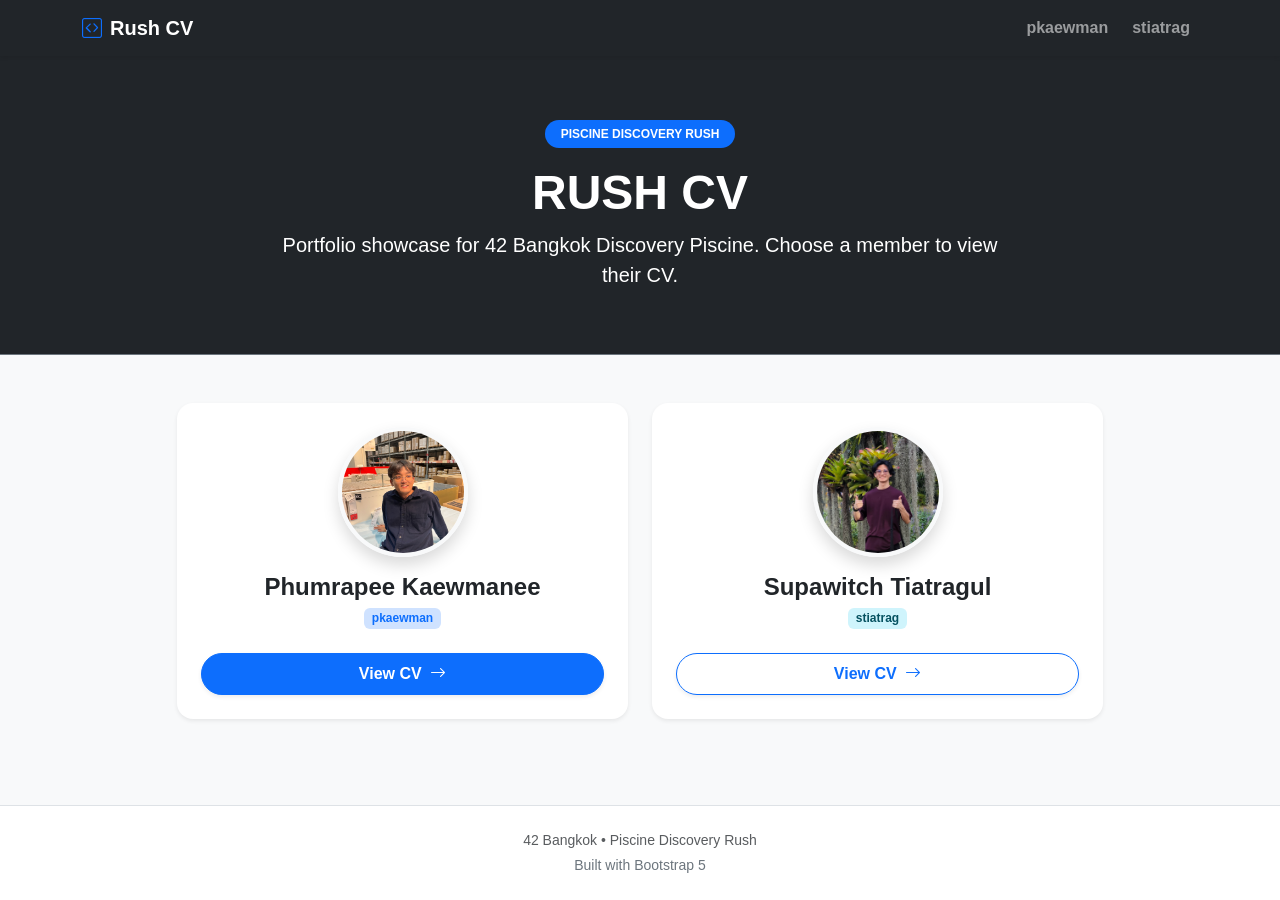
<file: index.html>
<!DOCTYPE html>
<html lang="en">
<head>
    <meta charset="UTF-8">
    <meta name="viewport" content="width=device-width, initial-scale=1.0">
    <title>42 Discovery Rush - Portfolios</title>
    <link href="https://cdn.jsdelivr.net/npm/bootstrap@5.3.3/dist/css/bootstrap.min.css" rel="stylesheet">
    <link href="https://cdn.jsdelivr.net/npm/bootstrap-icons@1.11.3/font/bootstrap-icons.css" rel="stylesheet">
    <link href="css/style.css" rel="stylesheet">
</head>
<body class="bg-light min-vh-100 d-flex flex-column">

    <nav class="navbar navbar-expand navbar-dark bg-dark sticky-top shadow-sm">
        <div class="container">
            <a class="navbar-brand fw-bold d-flex align-items-center gap-2" href="index.html">
                <i class="bi bi-code-square text-primary"></i> Rush CV
            </a>
            <ul class="navbar-nav ms-auto gap-2">
                <li class="nav-item">
                    <a class="nav-link fw-semibold" href="views/cv_pkaewman.html">pkaewman</a>
                </li>
                <li class="nav-item">
                    <a class="nav-link fw-semibold" href="views/cv_stiatrag.html">stiatrag</a>
                </li>
            </ul>
        </div>
    </nav>

    <header class="py-5 text-center text-white bg-dark border-bottom border-secondary">
        <div class="container py-3">
            <span class="badge bg-primary px-3 py-2 rounded-pill mb-3 text-uppercase fw-bold">Piscine Discovery Rush</span>
            <h1 class="display-5 fw-bold mb-2">RUSH CV</h1>
            <p class="lead text-white col-lg-8 mx-auto mb-0">
                Portfolio showcase for 42 Bangkok Discovery Piscine. Choose a member to view their CV.
            </p>
        </div>
    </header>

    <main class="container my-5 flex-grow-1">
        <div class="row g-4 justify-content-center">

            <div class="col-12 col-md-6 col-lg-5">
                <div class="card h-100 border-0 shadow-sm rounded-4 text-center p-4 transition-card bg-white">
                    <div class="mb-3">
                        <img src="images/pkaewman.JPG" alt="Phumrapee Kaewmanee" class="rounded-circle border border-4 border-light shadow" width="130" height="130" style="object-fit: cover;">
                    </div>
                    <div class="card-body d-flex flex-column justify-content-between p-0">
                        <div>
                            <h2 class="h4 fw-bold text-dark mb-1">Phumrapee Kaewmanee</h2>
                            <span class="badge bg-primary-subtle text-primary mb-4">pkaewman</span>
                        </div>
                        <a href="views/cv_pkaewman.html" class="btn btn-primary rounded-pill py-2 px-4 fw-semibold shadow-sm w-100">
                            View CV <i class="bi bi-arrow-right ms-1"></i>
                        </a>
                    </div>
                </div>
            </div>

            <div class="col-12 col-md-6 col-lg-5">
                <div class="card h-100 border-0 shadow-sm rounded-4 text-center p-4 transition-card bg-white">
                    <div class="mb-3">
                        <img src="images/stiatrag.jpg" alt="Supawitch Tiatragul" class="rounded-circle border border-4 border-light shadow" width="130" height="130" style="object-fit: cover;">
                    </div>
                    <div class="card-body d-flex flex-column justify-content-between p-0">
                        <div>
                            <h2 class="h4 fw-bold text-dark mb-1">Supawitch Tiatragul</h2>
                            <span class="badge bg-info-subtle text-info-emphasis mb-4">stiatrag</span>
                        </div>
                        <a href="views/cv_stiatrag.html" class="btn btn-outline-primary rounded-pill py-2 px-4 fw-semibold shadow-sm w-100">
                            View CV <i class="bi bi-arrow-right ms-1"></i>
                        </a>
                    </div>
                </div>
            </div>

        </div>
    </main>

    <footer class="bg-white border-top py-4 text-center text-muted small mt-auto">
        <div class="container">
            <p class="mb-1">42 Bangkok &bull; Piscine Discovery Rush</p>
            <p class="mb-0 text-secondary">Built with Bootstrap 5</p>
        </div>
    </footer>

    <script src="https://cdn.jsdelivr.net/npm/bootstrap@5.3.3/dist/js/bootstrap.bundle.min.js"></script>
</body>
</html>
</file>
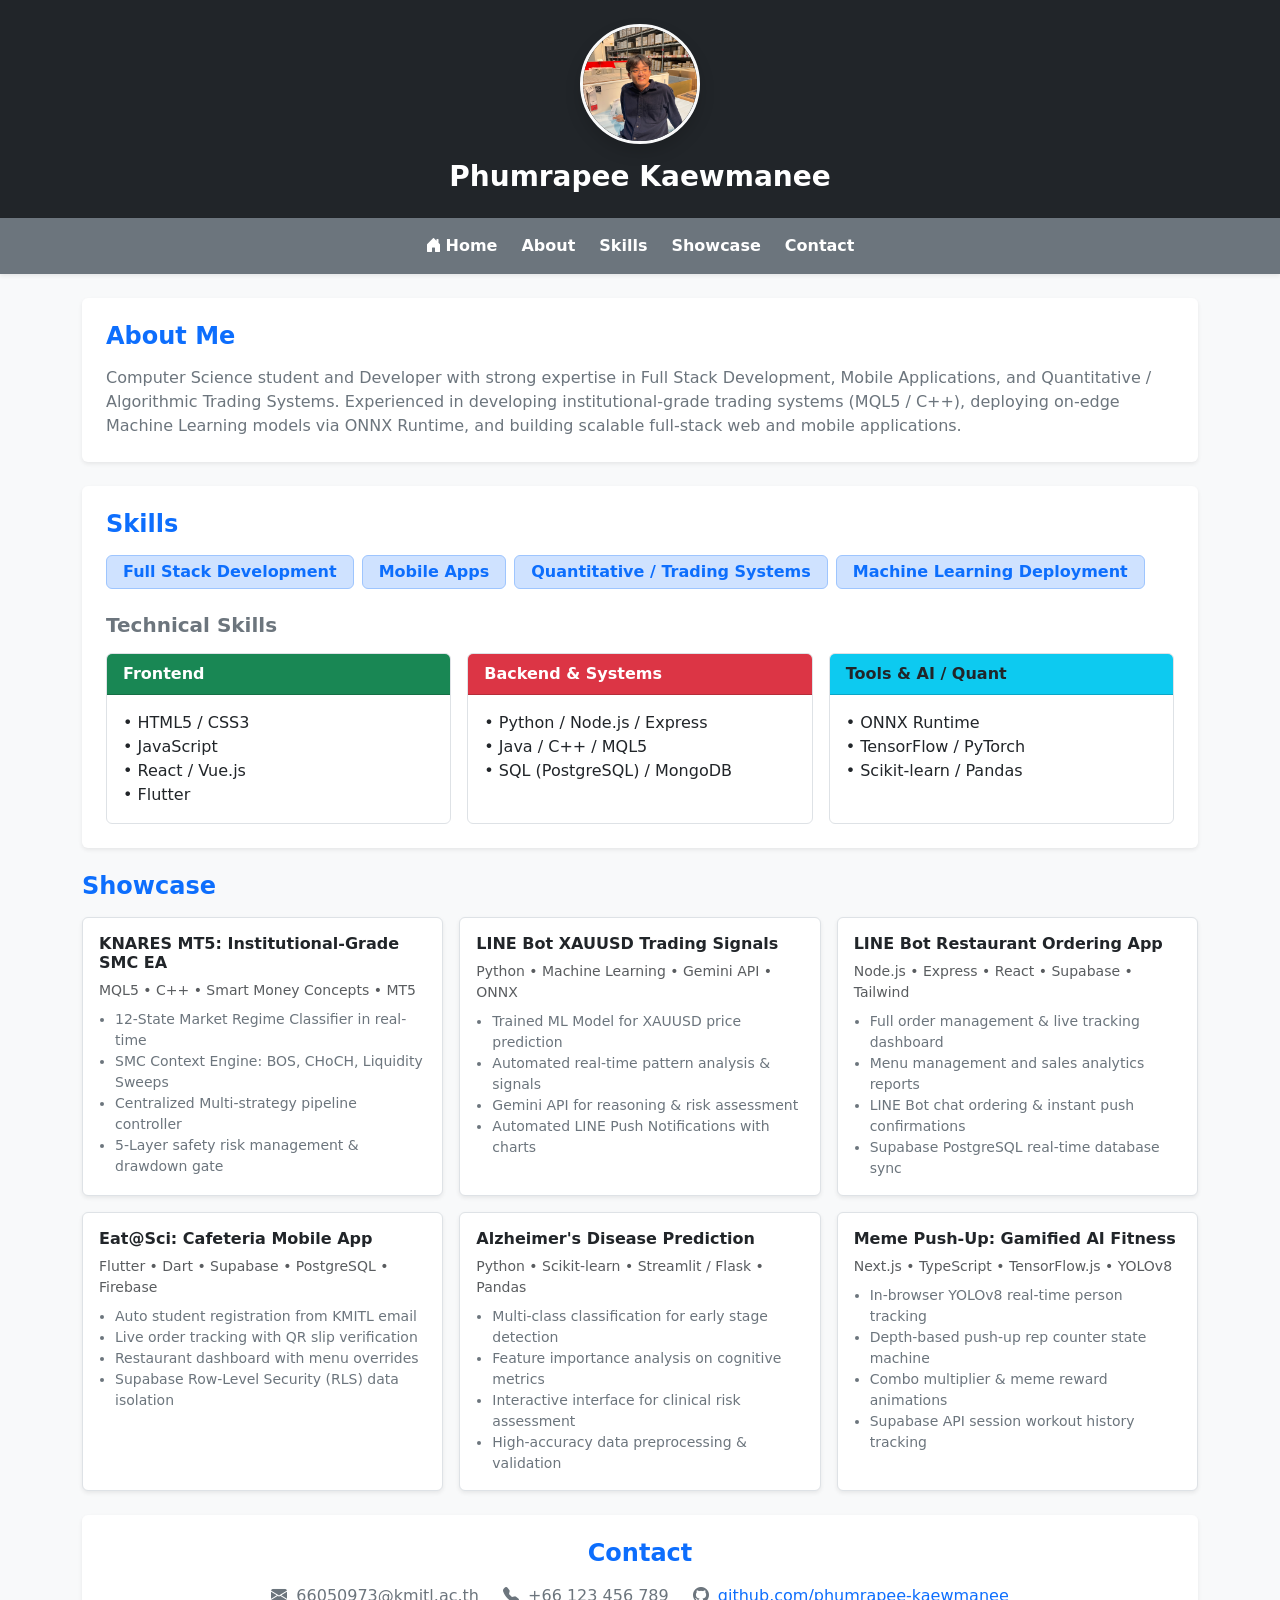
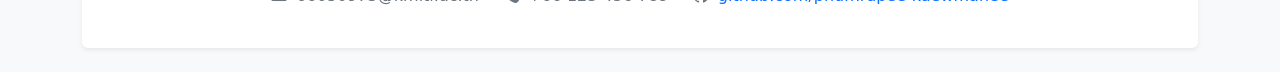
<file: views/cv_pkaewman.html>
<!DOCTYPE html>
<html lang="en">
<head>
    <meta charset="UTF-8">
    <meta name="viewport" content="width=device-width, initial-scale=1.0">
    <title>CV - Phumrapee Kaewmanee</title>
    <link href="https://cdn.jsdelivr.net/npm/bootstrap@5.3.3/dist/css/bootstrap.min.css" rel="stylesheet">
    <link href="https://cdn.jsdelivr.net/npm/bootstrap-icons@1.11.3/font/bootstrap-icons.css" rel="stylesheet">
</head>
<body class="bg-light">
    <header class="bg-dark text-white text-center py-4">
        <div class="container">
            <img src="../images/pkaewman.JPG" alt="Phumrapee Kaewmanee" class="rounded-circle mb-3 border border-3 border-light shadow" width="120" height="120" style="object-fit: cover;">
            <h1 class="h3 fw-bold mb-0">Phumrapee Kaewmanee</h1>
        </div>
    </header>
    <nav class="navbar navbar-expand navbar-dark bg-secondary sticky-top shadow-sm">
        <div class="container justify-content-center">
            <ul class="navbar-nav gap-2">
                <li class="nav-item">
                    <a class="nav-link text-white fw-semibold" href="../index.html"><i class="bi bi-house-door-fill me-1"></i>Home</a>
                </li>
                <li class="nav-item">
                    <a class="nav-link text-white fw-semibold" href="#about">About</a>
                </li>
                <li class="nav-item">
                    <a class="nav-link text-white fw-semibold" href="#skills">Skills</a>
                </li>
                <li class="nav-item">
                    <a class="nav-link text-white fw-semibold" href="#showcase">Showcase</a>
                </li>
                <li class="nav-item">
                    <a class="nav-link text-white fw-semibold" href="#contact">Contact</a>
                </li>
            </ul>
        </div>
    </nav>
    <div class="container py-4">
        <section id="about" class="card shadow-sm border-0 mb-4 p-4">
            <h2 class="h4 fw-bold text-primary mb-3">About Me</h2>
            <p class="text-secondary mb-0">
                Computer Science student and Developer with strong expertise in Full Stack Development, Mobile Applications, and Quantitative / Algorithmic Trading Systems. Experienced in developing institutional-grade trading systems (MQL5 / C++), deploying on-edge Machine Learning models via ONNX Runtime, and building scalable full-stack web and mobile applications.
            </p>
        </section>
        <section id="skills" class="card shadow-sm border-0 mb-4 p-4">
            <h2 class="h4 fw-bold text-primary mb-3">Skills</h2>
            <div class="d-flex flex-wrap gap-2 mb-4">
                <span class="badge bg-primary-subtle text-primary border border-primary-subtle py-2 px-3 fs-6 text-wrap">Full Stack Development</span>
                <span class="badge bg-primary-subtle text-primary border border-primary-subtle py-2 px-3 fs-6 text-wrap">Mobile Apps</span>
                <span class="badge bg-primary-subtle text-primary border border-primary-subtle py-2 px-3 fs-6 text-wrap">Quantitative / Trading Systems</span>
                <span class="badge bg-primary-subtle text-primary border border-primary-subtle py-2 px-3 fs-6 text-wrap">Machine Learning Deployment</span>
            </div>
            <h3 class="h5 fw-bold text-secondary mb-3">Technical Skills</h3>
            <div class="row g-3">
                <div class="col-md-4"> <!--responsive -->
                    <div class="card h-100 border">
                        <div class="card-header bg-success text-white fw-bold">Frontend</div>
                        <div class="card-body">
                            <ul class="list-unstyled mb-0">
                                <li>• HTML5 / CSS3</li>
                                <li>• JavaScript</li>
                                <li>• React / Vue.js</li>
                                <li>• Flutter</li>
                            </ul>
                        </div>
                    </div>
                </div>
                <div class="col-md-4">
                    <div class="card h-100 border">
                        <div class="card-header bg-danger text-white fw-bold">Backend & Systems</div>
                        <div class="card-body">
                            <ul class="list-unstyled mb-0">
                                <li>• Python / Node.js / Express</li>
                                <li>• Java / C++ / MQL5</li>
                                <li>• SQL (PostgreSQL) / MongoDB</li>
                            </ul>
                        </div>
                    </div>
                </div>
                <div class="col-md-4">
                    <div class="card h-100 border">
                        <div class="card-header bg-info text-dark fw-bold">Tools & AI / Quant</div>
                        <div class="card-body">
                            <ul class="list-unstyled mb-0">
                                <li>• ONNX Runtime</li>
                                <li>• TensorFlow / PyTorch</li>
                                <li>• Scikit-learn / Pandas</li>
                            </ul>
                        </div>
                    </div>
                </div>
            </div>
        </section>
        <section id="showcase" class="mb-4">
            <h2 class="h4 fw-bold text-primary mb-3">Showcase</h2>
            <div class="row row-cols-1 row-cols-md-2 row-cols-lg-3 g-3">
                <div class="col">
                    <div class="card h-100 shadow-sm border">
                        <div class="card-body">
                            <h3 class="h6 fw-bold">KNARES MT5: Institutional-Grade SMC EA</h3>
                            <p class="small text-muted mb-2">MQL5 • C++ • Smart Money Concepts • MT5</p>
                            <ul class="small ps-3 mb-0 text-secondary">
                                <li>12-State Market Regime Classifier in real-time</li>
                                <li>SMC Context Engine: BOS, CHoCH, Liquidity Sweeps</li>
                                <li>Centralized Multi-strategy pipeline controller</li>
                                <li>5-Layer safety risk management & drawdown gate</li>
                            </ul>
                        </div>
                    </div>
                </div>
                <div class="col">
                    <div class="card h-100 shadow-sm border">
                        <div class="card-body">
                            <h3 class="h6 fw-bold">LINE Bot XAUUSD Trading Signals</h3>
                            <p class="small text-muted mb-2">Python • Machine Learning • Gemini API • ONNX</p>
                            <ul class="small ps-3 mb-0 text-secondary">
                                <li>Trained ML Model for XAUUSD price prediction</li>
                                <li>Automated real-time pattern analysis & signals</li>
                                <li>Gemini API for reasoning & risk assessment</li>
                                <li>Automated LINE Push Notifications with charts</li>
                            </ul>
                        </div>
                    </div>
                </div>
                <div class="col">
                    <div class="card h-100 shadow-sm border">
                        <div class="card-body">
                            <h3 class="h6 fw-bold">LINE Bot Restaurant Ordering App</h3>
                            <p class="small text-muted mb-2">Node.js • Express • React • Supabase • Tailwind</p>
                            <ul class="small ps-3 mb-0 text-secondary">
                                <li>Full order management & live tracking dashboard</li>
                                <li>Menu management and sales analytics reports</li>
                                <li>LINE Bot chat ordering & instant push confirmations</li>
                                <li>Supabase PostgreSQL real-time database sync</li>
                            </ul>
                        </div>
                    </div>
                </div>
                <div class="col">
                    <div class="card h-100 shadow-sm border">
                        <div class="card-body">
                            <h3 class="h6 fw-bold">Eat@Sci: Cafeteria Mobile App</h3>
                            <p class="small text-muted mb-2">Flutter • Dart • Supabase • PostgreSQL • Firebase</p>
                            <ul class="small ps-3 mb-0 text-secondary">
                                <li>Auto student registration from KMITL email</li>
                                <li>Live order tracking with QR slip verification</li>
                                <li>Restaurant dashboard with menu overrides</li>
                                <li>Supabase Row-Level Security (RLS) data isolation</li>
                            </ul>
                        </div>
                    </div>
                </div>
                <div class="col">
                    <div class="card h-100 shadow-sm border">
                        <div class="card-body">
                            <h3 class="h6 fw-bold">Alzheimer's Disease Prediction</h3>
                            <p class="small text-muted mb-2">Python • Scikit-learn • Streamlit / Flask • Pandas</p>
                            <ul class="small ps-3 mb-0 text-secondary">
                                <li>Multi-class classification for early stage detection</li>
                                <li>Feature importance analysis on cognitive metrics</li>
                                <li>Interactive interface for clinical risk assessment</li>
                                <li>High-accuracy data preprocessing & validation</li>
                            </ul>
                        </div>
                    </div>
                </div>
                <div class="col">
                    <div class="card h-100 shadow-sm border">
                        <div class="card-body">
                            <h3 class="h6 fw-bold">Meme Push-Up: Gamified AI Fitness</h3>
                            <p class="small text-muted mb-2">Next.js • TypeScript • TensorFlow.js • YOLOv8</p>
                            <ul class="small ps-3 mb-0 text-secondary">
                                <li>In-browser YOLOv8 real-time person tracking</li>
                                <li>Depth-based push-up rep counter state machine</li>
                                <li>Combo multiplier & meme reward animations</li>
                                <li>Supabase API session workout history tracking</li>
                            </ul>
                        </div>
                    </div>
                </div>
            </div>
        </section>
        <section id="contact" class="card shadow-sm border-0 p-4 text-center">
            <h2 class="h4 fw-bold text-primary mb-3">Contact</h2>
            <div class="d-flex flex-column flex-sm-row justify-content-center gap-4 text-secondary mb-3">
                <div><i class="bi bi-envelope-fill me-1"></i> 66050973@kmitl.ac.th</div>
                <div><i class="bi bi-telephone-fill me-1"></i> +66 123 456 789</div>
                <div><i class="bi bi-github me-1"></i> <a href="https://github.com/phumrapee47" target="_blank" class="text-decoration-none">github.com/phumrapee-kaewmanee</a></div>
            </div>
        </section>
    </div>
    <script src="https://cdn.jsdelivr.net/npm/bootstrap@5.3.3/dist/js/bootstrap.bundle.min.js"></script>
</body>
</html>
</file>
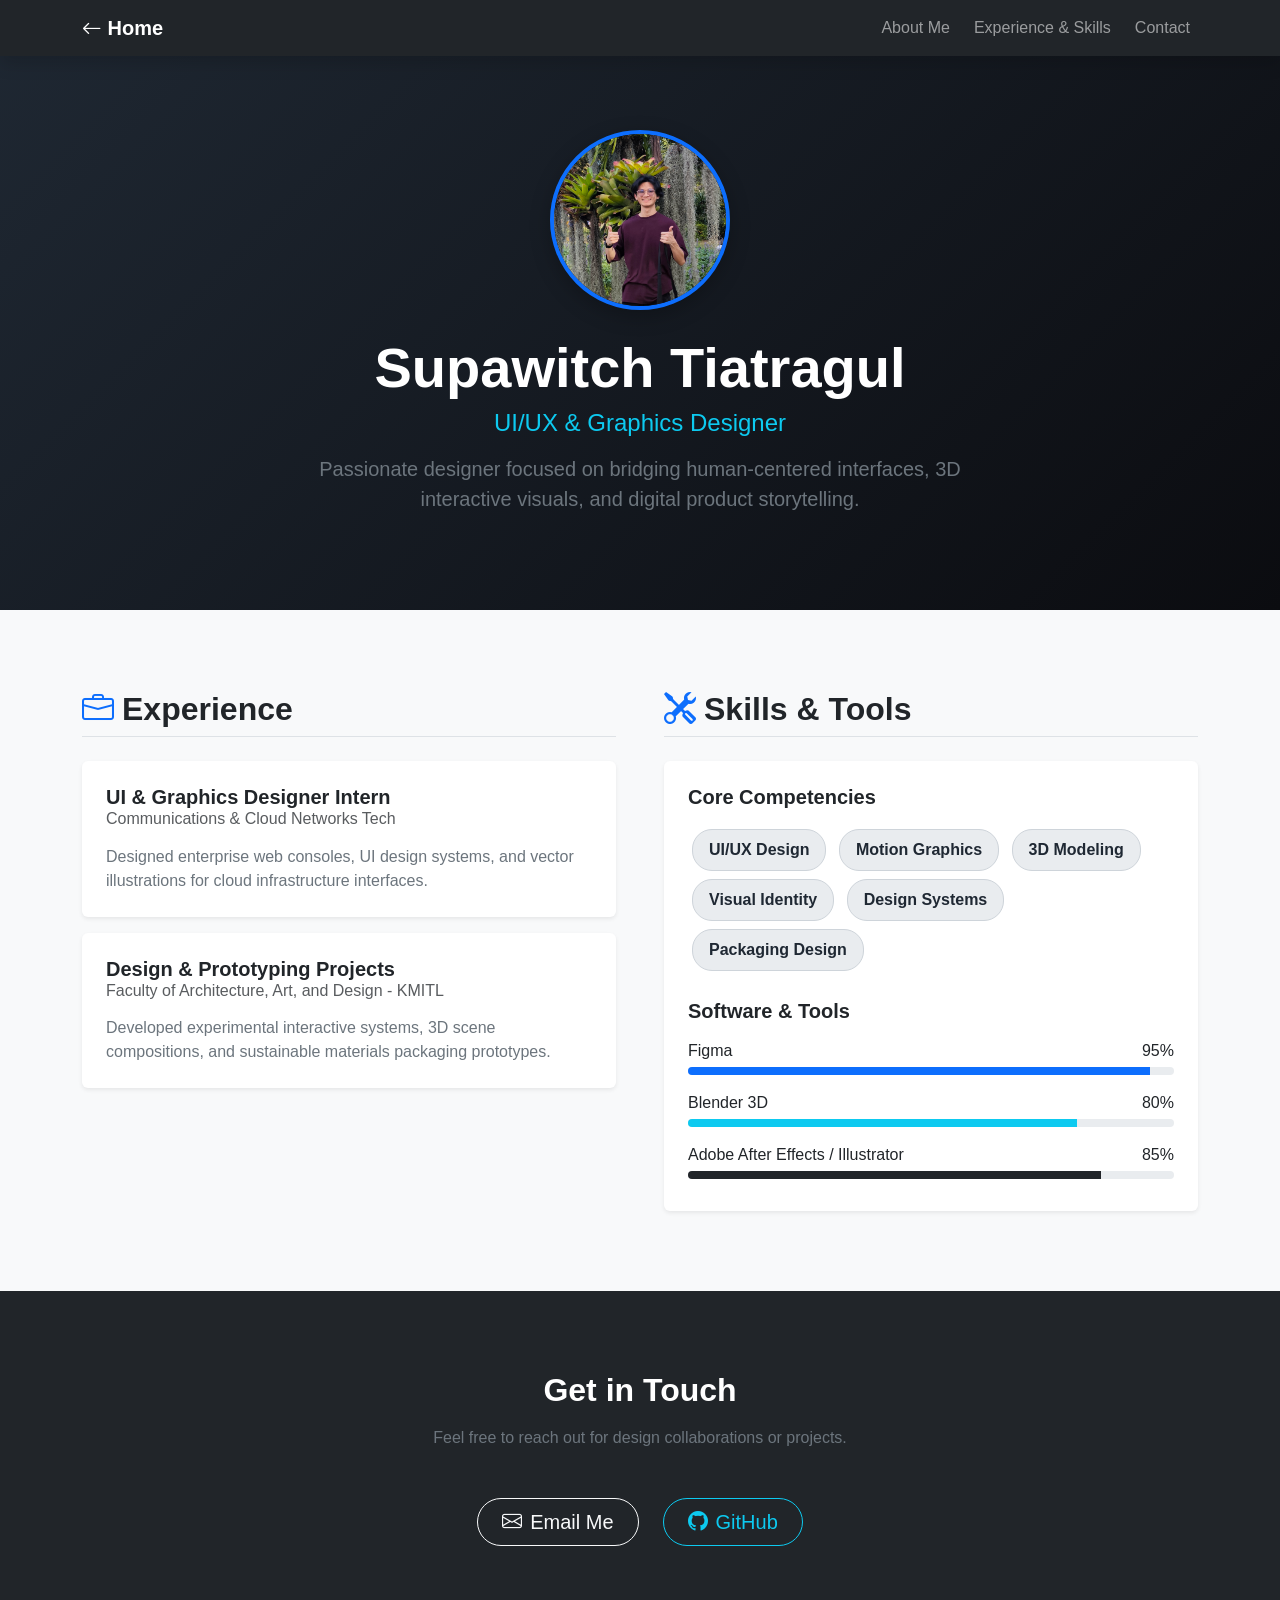
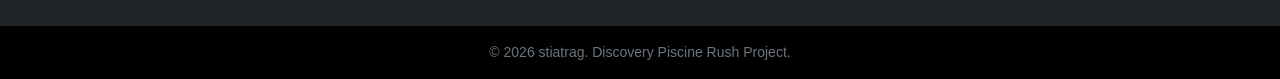
<file: views/cv_stiatrag.html>
<!DOCTYPE html>
<html lang="en">
<head>
    <meta charset="UTF-8">
    <meta name="viewport" content="width=device-width, initial-scale=1.0">
    <title>Resume - Supawit Tiatragul</title>
    <!-- Bootstrap 5 CSS -->
    <link href="https://cdn.jsdelivr.net/npm/bootstrap@5.3.3/dist/css/bootstrap.min.css" rel="stylesheet">
    <link rel="stylesheet" href="https://cdn.jsdelivr.net/npm/bootstrap-icons@1.11.3/font/bootstrap-icons.min.css">
    <link rel="stylesheet" href="../css/style.css">
</head>
<body>

    <!-- Requirement: Fixed Navigation Bar pointing to at least 3 parts -->
    <nav class="navbar navbar-expand-lg navbar-dark bg-dark fixed-top shadow">
        <div class="container">
            <a class="navbar-brand fw-bold" href="../index.html">
                <i class="bi bi-arrow-left"></i> Home
            </a>
            <button class="navbar-toggler" type="button" data-bs-toggle="collapse" data-bs-target="#cvNavbar">
                <span class="navbar-toggler-icon"></span>
            </button>
            <div class="collapse navbar-collapse justify-content-end" id="cvNavbar">
                <ul class="navbar-nav gap-2">
                    <li class="nav-item"><a class="nav-link" href="#profile">About Me</a></li>
                    <li class="nav-item"><a class="nav-link" href="#experience-skills">Experience & Skills</a></li>
                    <li class="nav-item"><a class="nav-link" href="#contact">Contact</a></li>
                </ul>
            </div>
        </div>
    </nav>

    <!-- Part 1: Photo, Name, and Job Title -->
    <section id="profile" class="cv-section hero-section text-center">
        <div class="container">
            <img src="../images/stiatrag.jpg" alt="Supawitch Tiatragul" class="rounded-circle profile-avatar mb-4">
            <h1 class="display-4 fw-bold mb-2">Supawitch Tiatragul</h1>
            <p class="h4 text-info fw-light mb-3">UI/UX & Graphics Designer</p>
            <p class="lead text-secondary mx-auto" style="max-width: 650px;">
                Passionate designer focused on bridging human-centered interfaces, 3D interactive visuals, and digital product storytelling.
            </p>
        </div>
    </section>

    <!-- Part 2: Professional Experiences and Skills -->
    <section id="experience-skills" class="cv-section bg-light">
        <div class="container">
            <div class="row g-5">
                <!-- Professional Experiences -->
                <div class="col-lg-6">
                    <h2 class="fw-bold mb-4 text-dark border-bottom pb-2">
                        <i class="bi bi-briefcase me-2 text-primary"></i>Experience
                    </h2>
                    <div class="card mb-3 border-0 shadow-sm">
                        <div class="card-body p-4">
                            <h5 class="card-title fw-bold mb-1">UI & Graphics Designer Intern</h5>
                            <h6 class="card-subtitle text-muted mb-3">Communications & Cloud Networks Tech</h6>
                            <p class="card-text text-secondary">
                                Designed enterprise web consoles, UI design systems, and vector illustrations for cloud infrastructure interfaces.
                            </p>
                        </div>
                    </div>
                    <div class="card mb-3 border-0 shadow-sm">
                        <div class="card-body p-4">
                            <h5 class="card-title fw-bold mb-1">Design & Prototyping Projects</h5>
                            <h6 class="card-subtitle text-muted mb-3">Faculty of Architecture, Art, and Design - KMITL</h6>
                            <p class="card-text text-secondary">
                                Developed experimental interactive systems, 3D scene compositions, and sustainable materials packaging prototypes.
                            </p>
                        </div>
                    </div>
                </div>

                <!-- Skills -->
                <div class="col-lg-6">
                    <h2 class="fw-bold mb-4 text-dark border-bottom pb-2">
                        <i class="bi bi-tools me-2 text-primary"></i>Skills & Tools
                    </h2>
                    <div class="card border-0 shadow-sm p-4">
                        <h5 class="fw-bold mb-3">Core Competencies</h5>
                        <div class="mb-4">
                            <span class="skill-badge">UI/UX Design</span>
                            <span class="skill-badge">Motion Graphics</span>
                            <span class="skill-badge">3D Modeling</span>
                            <span class="skill-badge">Visual Identity</span>
                            <span class="skill-badge">Design Systems</span>
                            <span class="skill-badge">Packaging Design</span>
                        </div>

                        <h5 class="fw-bold mb-3">Software & Tools</h5>
                        <div class="mb-2">
                            <div class="d-flex justify-content-between mb-1">
                                <span>Figma</span><span>95%</span>
                            </div>
                            <div class="progress mb-3" style="height: 8px;">
                                <div class="progress-bar bg-primary" style="width: 95%;"></div>
                            </div>

                            <div class="d-flex justify-content-between mb-1">
                                <span>Blender 3D</span><span>80%</span>
                            </div>
                            <div class="progress mb-3" style="height: 8px;">
                                <div class="progress-bar bg-info" style="width: 80%;"></div>
                            </div>

                            <div class="d-flex justify-content-between mb-1">
                                <span>Adobe After Effects / Illustrator</span><span>85%</span>
                            </div>
                            <div class="progress" style="height: 8px;">
                                <div class="progress-bar bg-dark" style="width: 85%;"></div>
                            </div>
                        </div>
                    </div>
                </div>
            </div>
        </div>
    </section>

    <!-- Part 3: Contact Links -->
    <section id="contact" class="cv-section text-white bg-dark">
        <div class="container text-center">
            <h2 class="fw-bold mb-3">Get in Touch</h2>
            <p class="text-secondary mb-5">Feel free to reach out for design collaborations or projects.</p>
            <div class="d-flex justify-content-center gap-4 flex-wrap">
                <a href="mailto:stiatrag@student.42bangkok.com" class="btn btn-outline-light btn-lg px-4 rounded-pill">
                    <i class="bi bi-envelope me-2"></i>Email Me
                </a>
                <a href="https://github.com/66020394-pixel/FWC-intra_stiatrag.git" target="_blank" class="btn btn-outline-info btn-lg px-4 rounded-pill">
                    <i class="bi bi-github me-2"></i>GitHub
                </a>
            </div>
        </div>
    </section>

    <!-- Footer -->
    <footer class="py-3 bg-black text-center text-secondary small">
        &copy; 2026 stiatrag. Discovery Piscine Rush Project.
    </footer>

    <!-- Bootstrap 5 JS -->
    <script src="https://cdn.jsdelivr.net/npm/bootstrap@5.3.3/dist/js/bootstrap.bundle.min.js"></script>
</body>
</html>
</file>
<file: css/style.css>
* {
    box-sizing: border-box;
    margin: 0;
    padding: 0;
}

html {
    scroll-behavior: smooth;
}

body {
    font-family: 'Segoe UI', Roboto, Helvetica, Arial, sans-serif;
}

.transition-card {
    transition: transform 0.2s ease-in-out, box-shadow 0.2s ease-in-out;
}

.transition-card:hover {
    transform: translateY(-5px);
    box-shadow: 0 0.8rem 2rem rgba(0, 0, 0, 0.12) !important;
}

.cv-section {
    padding: 80px 0;
}

.hero-section {
    padding-top: 130px;
    background: linear-gradient(135deg, #1f2833 0%, #0b0c10 100%);
    color: white;
}

.profile-avatar {
    width: 180px;
    height: 180px;
    object-fit: cover;
    border: 4px solid #0d6efd;
    box-shadow: 0 6px 20px rgba(0, 0, 0, 0.25);
}

.skill-badge {
    background-color: #e9ecef;
    color: #1f2833;
    padding: 8px 16px;
    border-radius: 20px;
    font-weight: 600;
    display: inline-block;
    margin: 4px;
    border: 1px solid #ced4da;
}
</file>
